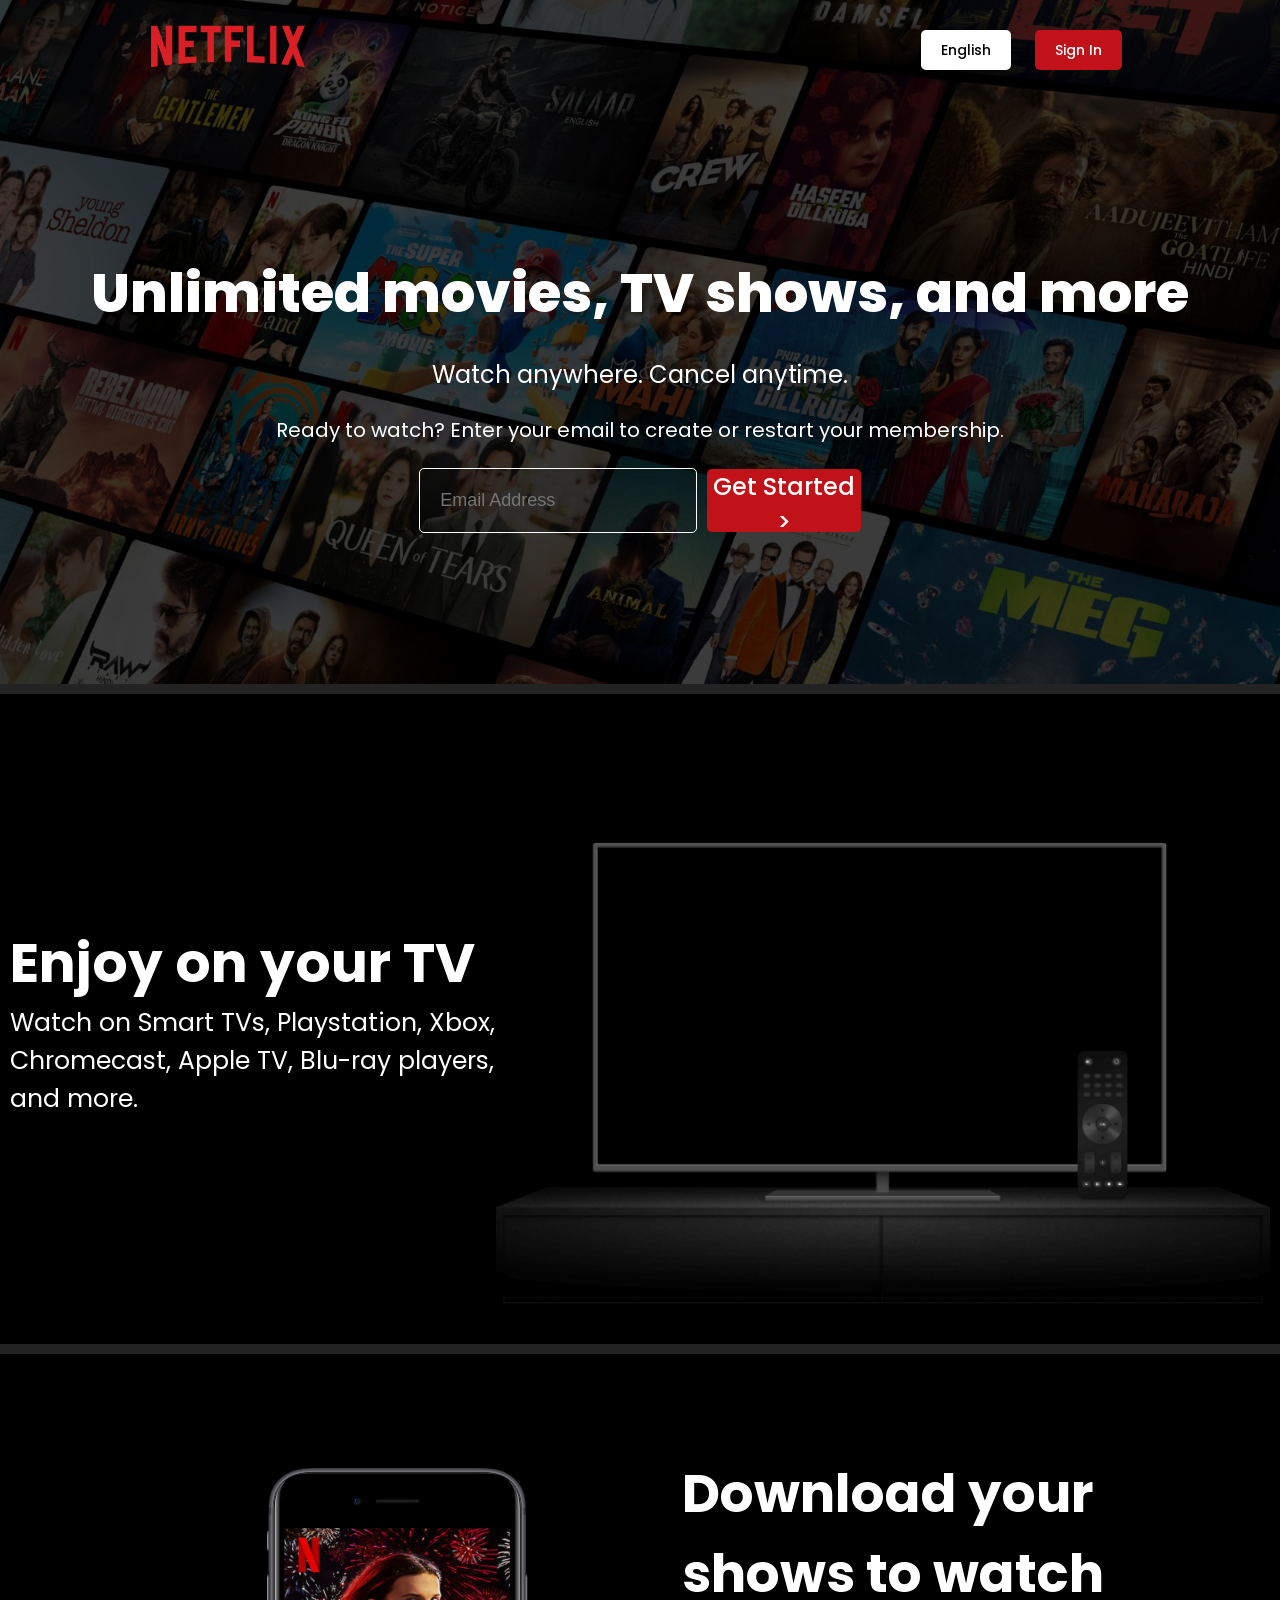
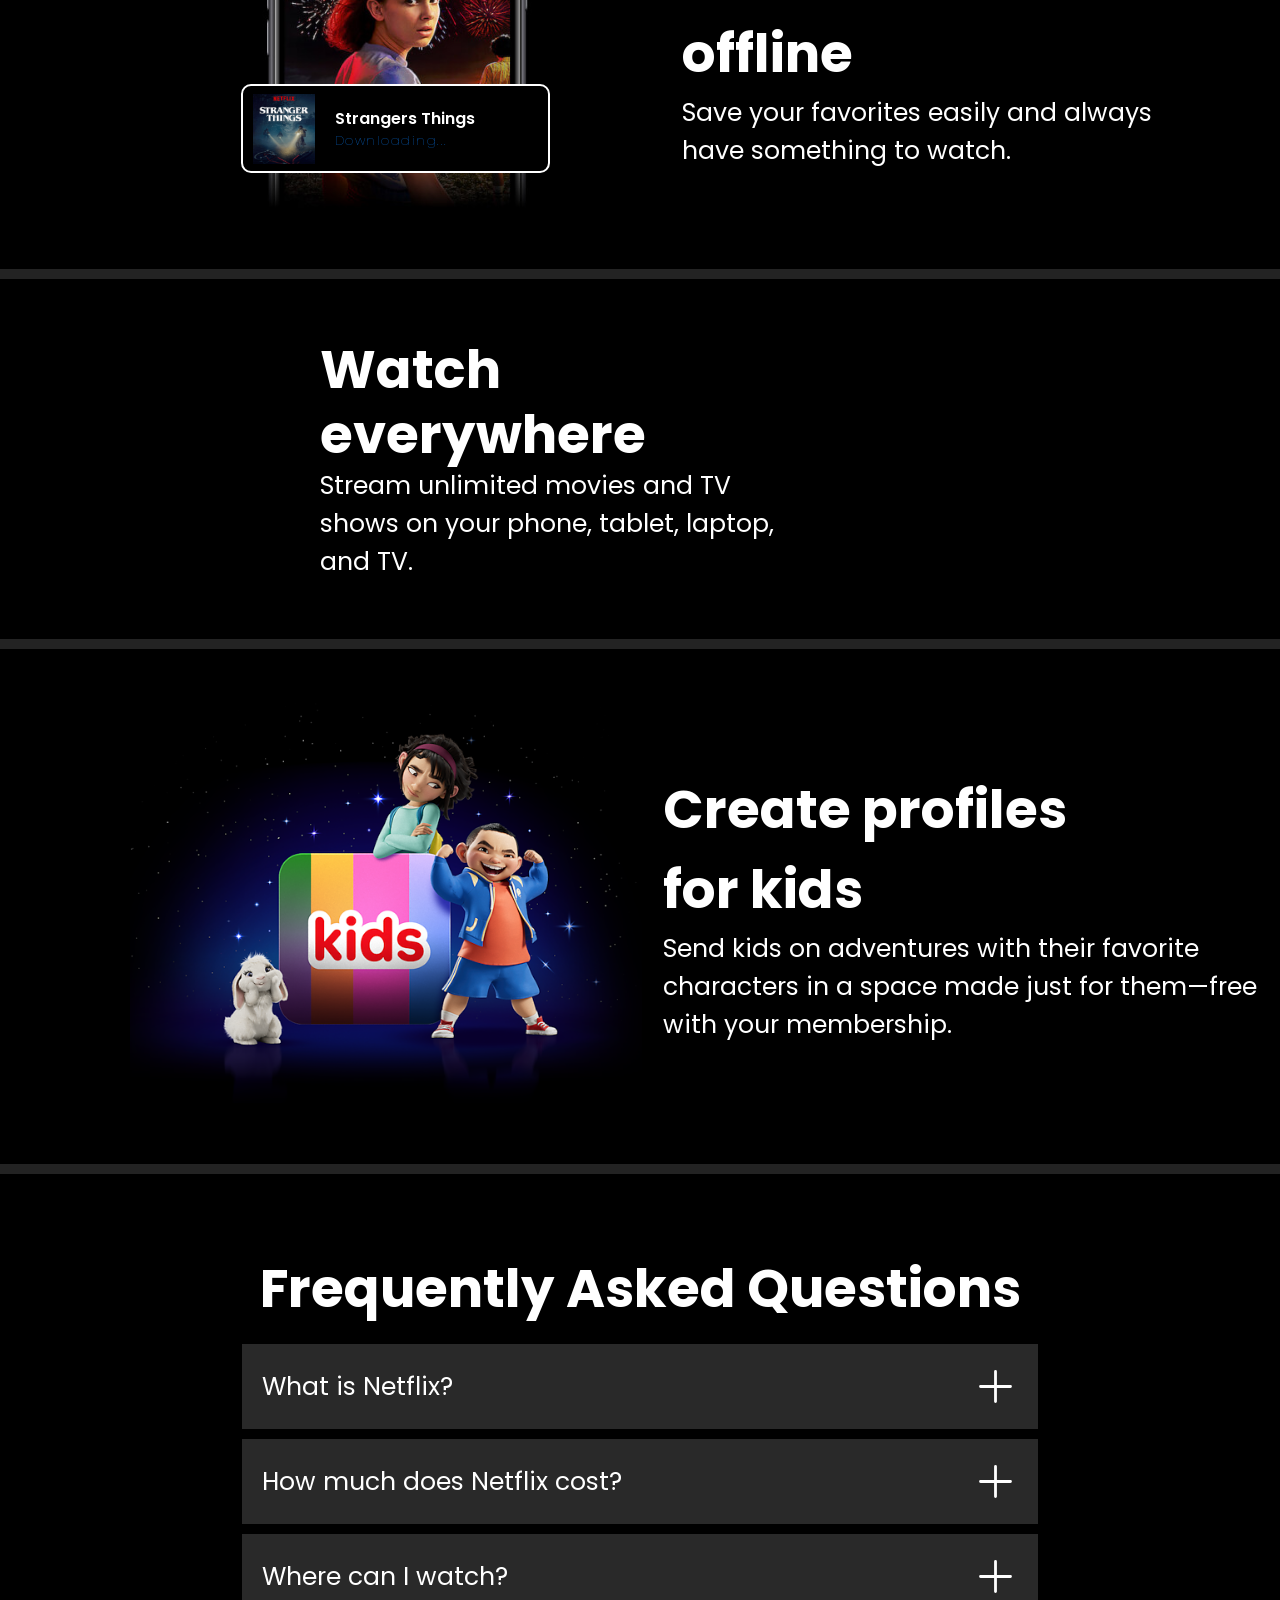
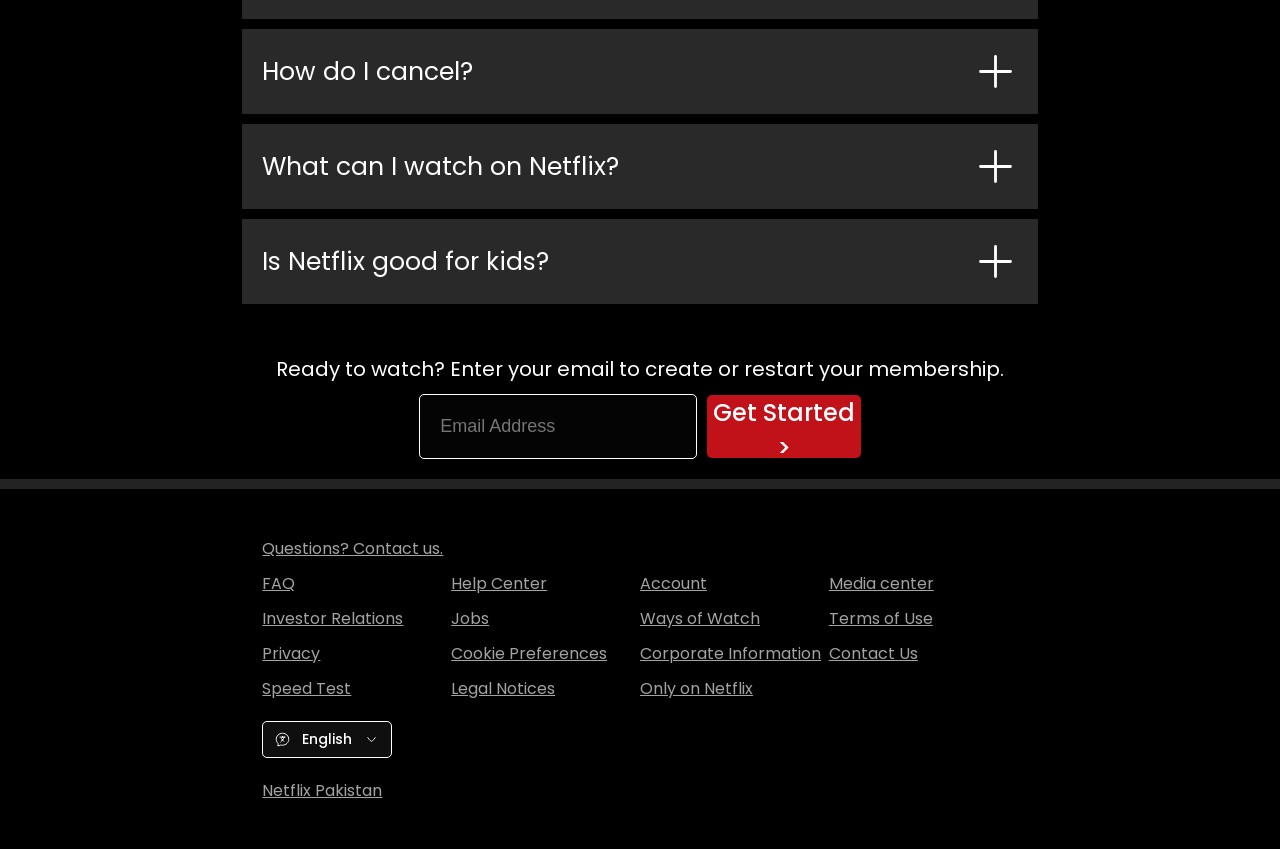
<file: NETFLIX-WEBSITE-CLONE-PROJECT/index.html>
<!DOCTYPE html>
<html lang="en">
<head>
    <meta charset="UTF-8">
    <meta name="viewport" content="width=device-width, initial-scale=1.0">
    <title>Netflix Pakistan - Watch TV Show Online, Watch Movies Online</title>
    <link rel="icon" href="/NETFLIX-WEBSITE-CLONE-PROJECT/MEDIA/png-transparent-logo-netflix-logos-and-brands-icon-thumbnail.png" type="image/icon type">
    <link rel="stylesheet" href="style.css">

</head>
<body>

    <div class="main">
        <nav>
            <span><img class="logo" src="/NETFLIX-WEBSITE-CLONE-PROJECT/Assets/Images/Netflix-Logo.wine.svg" alt=""></span>
            <div class="nav-btn">
                <button>English</button>
                <button>Sign In</button>
            </div>
        </nav>
        <div class="box">
        </div>
        <div class="hero">
            <span class="span1">Unlimited movies, TV shows, and more</span>
            <span class="span2">Watch anywhere. Cancel anytime.</span>
            <span class="span3">Ready to watch? Enter your email to create or restart your membership.</span>
            <div class="Login-request">
                <input type="text" placeholder="Email Address">
                <button>Get Started &gt;</button>
                
            </div>
        </div>
    </div>

    <div class="separation">
    </div>

    <section class="section1">

        <div class="text1">

            <span>Enjoy on your TV</span>
            <span>Watch on Smart TVs, Playstation, Xbox, Chromecast, Apple 
                TV, Blu-ray players, and more.</span>

        </div>

        <div class="img-section-1">

            <img src="/NETFLIX-WEBSITE-CLONE-PROJECT/Assets/Images/tv.png" alt="">
            <div class="animation-video">
                
                <video autoplay playsinline muted loop >
                    <source src="/NETFLIX-WEBSITE-CLONE-PROJECT/Assets/Videos/video-tv-0819.m4v" type="video/mp4">
                </video>

            </div>

        </div>
    </section>
    
    <div class="separation">
    </div>
    
    <section class="section2">

        <div class="img-section-2">
            
            <img src="/NETFLIX-WEBSITE-CLONE-PROJECT/Assets/Images/mobile-0819.jpg" alt="">
            <div class="movie-download-banner">
                
                <img src="/NETFLIX-WEBSITE-CLONE-PROJECT/Assets/Images/boxshot.png" alt="">
                <div class="banner-text">

                    <span>Strangers Things</span>
                    <span>Downloading...</span>

                </div>
                <!-- <button></button> -->
            </div>

        </div>
        <div class="text2">
            <span>Download your shows to watch offline</span>
            <span>Save your favorites easily and always have something to watch.</span>
        </div>
        
    </section>
    
    <div class="separation">
    </div>
    
    <section class="section3">
        <div class="text3">
            <span>Watch everywhere</span>
            <span>Stream unlimited movies and TV shows on your phone, tablet, laptop, and TV.</span>
        </div>
    </section>
    
    <div class="separation">
    </div>

    <section class="section4">

        <div class="img-section-3">
            <img src="/NETFLIX-WEBSITE-CLONE-PROJECT/Assets/Images/AAAABejKYujIIDQciqmGJJ8BtXkYKKTi5jiqexltvN1YmvXYIfX8B9CYwooUSIzOKneblRFthZAFsYLMgKMyNfeHwk16DmEkpIIcb6A3.png" alt="">
        </div>

        <div class="text4">
            <span>Create profiles for kids</span>
            <span>Send kids on adventures with their favorite characters in a space made just for them—free with your membership.</span>
        </div>
    </section>

    <div class="separation">
    </div>

    <section class="FAQ">
        <H2>Frequently Asked Questions</H2>
        <div class="faqbox">
            <span>What is Netflix?</span>
            <svg xmlns="http://www.w3.org/2000/svg" viewBox="0 0 24 24" width="45" height="45" color="#ffffff" fill="none">
                <path d="M12 4V20M20 12H4" stroke="currentColor" stroke-width="1.5" stroke-linecap="round" stroke-linejoin="round" />
            </svg>
        </div>
        <div class="faqbox">
            <span>How much does Netflix cost?</span>
            <svg xmlns="http://www.w3.org/2000/svg" viewBox="0 0 24 24" width="45" height="45" color="#ffffff" fill="none">
                <path d="M12 4V20M20 12H4" stroke="currentColor" stroke-width="1.5" stroke-linecap="round" stroke-linejoin="round" />
            </svg>
        </div>
        <div class="faqbox">
            <span>Where can I watch?</span>
            <svg xmlns="http://www.w3.org/2000/svg" viewBox="0 0 24 24" width="45" height="45" color="#ffffff" fill="none">
                <path d="M12 4V20M20 12H4" stroke="currentColor" stroke-width="1.5" stroke-linecap="round" stroke-linejoin="round" />
            </svg>
        </div>
        <div class="faqbox">
            <span>How do I cancel?</span>
            <svg xmlns="http://www.w3.org/2000/svg" viewBox="0 0 24 24" width="45" height="45" color="#ffffff" fill="none">
                <path d="M12 4V20M20 12H4" stroke="currentColor" stroke-width="1.5" stroke-linecap="round" stroke-linejoin="round" />
            </svg>
        </div>
        <div class="faqbox">
            <span>What can I watch on Netflix?</span>
            <svg xmlns="http://www.w3.org/2000/svg" viewBox="0 0 24 24" width="45" height="45" color="#ffffff" fill="none">
                <path d="M12 4V20M20 12H4" stroke="currentColor" stroke-width="1.5" stroke-linecap="round" stroke-linejoin="round" />
            </svg>
        </div>
        <div class="faqbox">
            <span>Is Netflix good for kids?</span>
            <svg xmlns="http://www.w3.org/2000/svg" viewBox="0 0 24 24" width="45" height="45" color="#ffffff" fill="none">
                <path d="M12 4V20M20 12H4" stroke="currentColor" stroke-width="1.5" stroke-linecap="round" stroke-linejoin="round" />
            </svg>
        </div>
        <h3>Ready to watch? Enter your email to create or restart your membership.</h3>
        <div class="Login-request">
            <input type="text" placeholder="Email Address">
            <button>Get Started &gt;</button>
        </div>
    </section>

    <div class="separation">
    </div>

    <footer>
        <div class="section-1-grid">
            <div class="item item1">Questions? Contact us.</div>
            <div class="item item2">FAQ</div>
            <div class="item item3">Help Center</div>
            <div class="item item4">Account</div>
            <div class="item item5">Media center</div>
            <div class="item item6">Investor Relations</div>
            <div class="item item7">Jobs</div>
            <div class="item item8">Ways of Watch</div>
            <div class="item item9">Terms of Use</div>
            <div class="item item10">Privacy</div>
            <div class="item item11">Cookie Preferences</div>
            <div class="item item12">Corporate Information </div>
            <div class="item item13">Contact Us</div>
            <div class="item item14">Speed Test</div>
            <div class="item item15">Legal Notices</div>
            <div class="item item16">Only on Netflix</div>
        </div>
        <div class="section-2">
            <button><svg xmlns="http://www.w3.org/2000/svg" viewBox="0 0 24 24" width="15" height="15" color="#ffffff" fill="none">
                <path d="M22 11.5667C22 16.8499 17.5222 21.1334 12 21.1334C11.3507 21.1343 10.7032 21.0742 10.0654 20.9545C9.60633 20.8682 9.37678 20.8251 9.21653 20.8496C9.05627 20.8741 8.82918 20.9948 8.37499 21.2364C7.09014 21.9197 5.59195 22.161 4.15111 21.893C4.69874 21.2194 5.07275 20.4112 5.23778 19.5448C5.33778 19.0148 5.09 18.5 4.71889 18.1231C3.03333 16.4115 2 14.1051 2 11.5667C2 6.28357 6.47778 2 12 2C17.5222 2 22 6.28357 22 11.5667Z" stroke="currentColor" stroke-width="1.5" stroke-linejoin="round" />
                <path d="M8 8.24138H12M16 8.24138H14.5714M12 8.24138H14.5714M12 8.24138V7M14.5714 8.24138C14.1025 9.93905 13.1207 11.5439 12 12.9542M9.14286 16C10.0488 15.1565 11.072 14.122 12 12.9542M12 12.9542C11.4286 12.2759 10.6286 11.1784 10.4 10.6818M12 12.9542L13.7143 14.7586" stroke="currentColor" stroke-width="1.5" stroke-linecap="round" stroke-linejoin="round" />
                </svg>
                    <p>English</p>
                    <svg xmlns="http://www.w3.org/2000/svg" viewBox="0 0 24 24" width="15" height="15" color="#ffffff" fill="none">
                <path d="M18 9.00005C18 9.00005 13.5811 15 12 15C10.4188 15 6 9 6 9" stroke="currentColor" stroke-width="1.5" stroke-linecap="round" stroke-linejoin="round" />
            </svg></button>
            <span>Netflix Pakistan</span>
        </div>
    </footer>
</body>
</html>
</file>
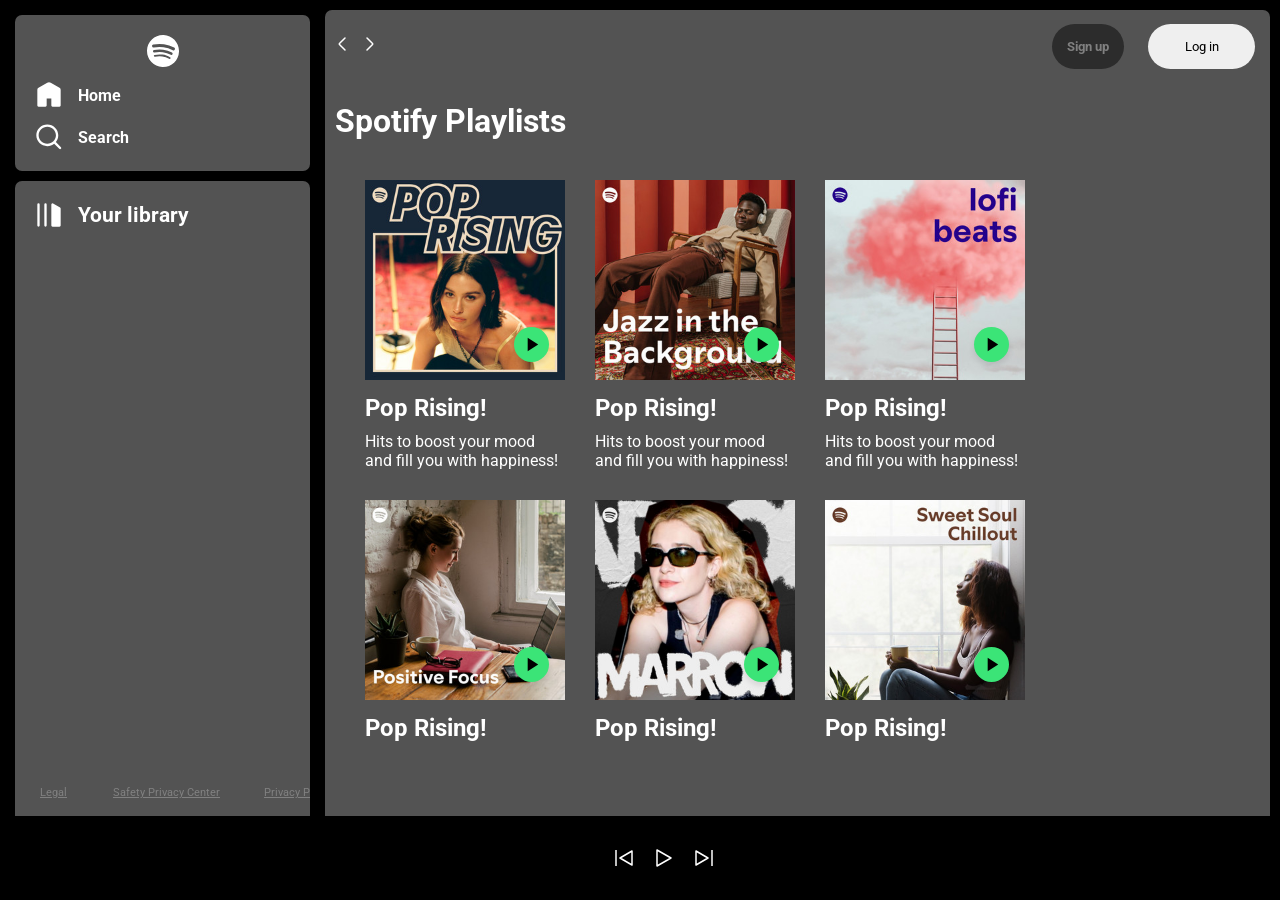
<file: Spotify-Clone/index.html>
<!DOCTYPE html>
<html lang="en">
<head>
    <meta charset="UTF-8">
    <meta name="viewport" content="width=device-width, initial-scale=1.0">
    <link rel="stylesheet" href="style.css">
    <link rel="stylesheet" href="utility.css">

    <title>Spotify - Web Player: Music for everyone</title>
</head>
<body>
    <div class="container flex bg-black">
        <div class="left-section bg-black">
            
            <div class="home bg-grey rounded m-1 p-1">
                <div class="logo flex justify"><img class="invert" src="logo.svg" alt=""></div>
                <ul>
                    <li class="flex items-content"><img class="invert" src="home.svg" alt="home">Home</li>
                    <li class="flex items-content"><img class="invert" src="search.svg" alt="">Search</li>
                </ul>
            </div>      

            <div class="library bg-grey rounded m-1 p-1">
                <div class="heading">
                    <img class="invert" src="library.svg" alt=""> 
                    <H2>Your library</H2>
                    
                </div>
                <div class="songlist">
                    <ul>

                        <!-- <li>
                            <img class="" src="Images/ab67706f00000002472120b92edea982b5feb264.jpeg" alt="" srcset="">
                            <div class="info">
                                <div class="songname f-16">Song Name</div>
                                <div class="artistname f-14">Danial</div>
                            </div>
                            <div class="playnow">
                                <img class="" src="play.svg" alt="" srcset="">
                            </div>
                        </li> -->
                    </ul>
                </div>
            
                <div class="footer">
                    <div>
                        <a href="https://www.spotify.com/pk-en/legal/" id="">
                            <span>Legal</span>
                        </a>
                    </div>
                    <div>
                        <a href="https://www.spotify.com/pk-en/safetyandprivacy/" id="">
                            <span>Safety Privacy Center</span>
                        </a>
                    </div>
                    <div>
                        <a href="https://www.spotify.com/pk-en/legal/privacy-policy/" id="">
                            <span>Privacy Policy</span>
                        </a>
                    </div>
                    <div>
                        <a href="https://www.spotify.com/pk-en/legal/cookies-policy/" id="">
                            <span>Cookies</span>
                        </a>
                    </div>
                    <div>
                        <a href="https://www.spotify.com/pk-en/legal/privacy-policy/#s3" id="">
                            <span>About Ads</span>
                        </a>
                    </div>
                    <div>
                        <a href="https://www.spotify.com/pk-en/accessibility/" id="">
                            <span>Accessibility</span>
                        </a>
                    </div>
                
                </div>
            </div>    

            
            
        </div>
        <div class="right-section rounded bg-grey">
            <div class="header rounded bg-grey-2">
                <div class="nav">
                    <svg width="24" height="24" viewBox="0 0 24 24" fill="none" xmlns="http://www.w3.org/2000/svg">
                        <path
                            d="M15 6L9.70711 11.2929C9.37377 11.6262 9.20711 11.7929 9.20711 12C9.20711 12.2071 9.37377 12.3738 9.70711 12.7071L15 18"
                            stroke="#ffffff" stroke-width="1.5" stroke-linecap="round" stroke-linejoin="round" />
                    </svg>
                    <svg width="24" height="24" viewBox="0 0 24 24" fill="none" xmlns="http://www.w3.org/2000/svg">
                        <path
                            d="M9 18L14.2929 12.7071C14.6262 12.3738 14.7929 12.2071 14.7929 12C14.7929 11.7929 14.6262 11.6262 14.2929 11.2929L9 6"
                            stroke="#ffffff" stroke-width="1.5" stroke-linecap="round" stroke-linejoin="round" />
                    </svg>
                </div>
                <div class="buttons">
                    <button class="signupbtn f-16">Sign up</button>
                    <button class="loginbtn bg-white f-16">Log in</button>
                </div>
            </div>

            <div class="spotifyPlaylist">
                <h1>Spotify Playlists</h1>
                <div class="cardContainer">
                    <div class="card rounded bg-grey-2">
                        <div class="play">
                            <svg xmlns="http://www.w3.org/2000/svg" viewBox="0 0 24 24" fill="white" width="23px" height="23px">
                                <path d="M8 5v14l11-7z"/>
                            </svg>
                        </div>
                        <img src="Images/ab67706f00000002fe79f261e5469376be16e12a.jpeg" alt="">
                        <h2>Pop Rising!</h2>
                        <p>Hits to boost your mood and fill you with happiness!</p>
                    </div>
                    
                    <div class="card rounded bg-grey-2">
                        <div class="play">
                            <svg xmlns="http://www.w3.org/2000/svg" viewBox="0 0 24 24" fill="white" width="23px" height="23px">
                                <path d="M8 5v14l11-7z"/>
                            </svg>
                        </div>
                        <img src="Images/ab67706f00000002472120b92edea982b5feb264.jpeg" alt="">
                        <h2>Pop Rising!</h2>
                        <p>Hits to boost your mood and fill you with happiness!</p>
                    </div>
                    
                    <div class="card rounded bg-grey-2">
                        <div class="play">
                            <svg xmlns="http://www.w3.org/2000/svg" viewBox="0 0 24 24" fill="white" width="23px" height="23px">
                                <path d="M8 5v14l11-7z"/>
                            </svg>
                        </div>
                        <img src="Images/ab67706f0000000255be59b7be2929112e7ac927.jpeg" alt="">
                        <h2>Pop Rising!</h2>
                        <p>Hits to boost your mood and fill you with happiness!</p>
                    </div>
                    
                    <div class="card rounded bg-grey-2">
                        <div class="play">
                            <svg xmlns="http://www.w3.org/2000/svg" viewBox="0 0 24 24" fill="white" width="23px" height="23px">
                                <path d="M8 5v14l11-7z"/>
                            </svg>
                        </div>
                        <img src="Images/ab67706f000000028b94921d98021a701f6677cf.jpeg" alt="">
                        <h2>Pop Rising!</h2>
                        <p>Hits to boost your mood and fill you with happiness!</p>
                    </div>
                    
                    <div class="card rounded bg-grey-2">
                        <div class="play">
                            <svg xmlns="http://www.w3.org/2000/svg" viewBox="0 0 24 24" fill="white" width="23px" height="23px">
                                <path d="M8 5v14l11-7z"/>
                            </svg>
                        </div>
                        <img src="Images/ab67706f00000002afc903a8a29514bdd8db39ce.jpeg" alt="">
                        <h2>Pop Rising!</h2>
                        <p>Hits to boost your mood and fill you with happiness!</p>
                    </div>
                    
                    <div class="card rounded bg-grey-2">
                        <div class="play">
                            <svg xmlns="http://www.w3.org/2000/svg" viewBox="0 0 24 24" fill="white" width="23px" height="23px">
                                <path d="M8 5v14l11-7z"/>
                            </svg>
                        </div>
                        <img src="Images/ab67706f000000028d325cf541938c4046f62c9e.jpeg" alt="">
                        <h2>Pop Rising!</h2>
                        <p>Hits to boost your mood and fill you with happiness!</p>
                    </div>
                    <div class="card rounded bg-grey-2">
                        <div class="play">
                            <svg xmlns="http://www.w3.org/2000/svg" viewBox="0 0 24 24" fill="white" width="23px" height="23px">
                                <path d="M8 5v14l11-7z"/>
                            </svg>
                        </div>
                        <img src="Images/ab67706f000000028d325cf541938c4046f62c9e.jpeg" alt="">
                        <h2>Pop Rising!</h2>
                        <p>Hits to boost your mood and fill you with happiness!</p>
                    </div>
                    <div class="card rounded bg-grey-2">
                        <div class="play">
                            <svg xmlns="http://www.w3.org/2000/svg" viewBox="0 0 24 24" fill="white" width="23px" height="23px">
                                <path d="M8 5v14l11-7z"/>
                            </svg>
                        </div>
                        <img src="Images/ab67706f000000028d325cf541938c4046f62c9e.jpeg" alt="">
                        <h2>Pop Rising!</h2>
                        <p>Hits to boost your mood and fill you with happiness!</p>
                    </div>
                    <div class="card rounded bg-grey-2">
                        <div class="play">
                            <svg xmlns="http://www.w3.org/2000/svg" viewBox="0 0 24 24" fill="white" width="23px" height="23px">
                                <path d="M8 5v14l11-7z"/>
                            </svg>
                        </div>
                        <img src="Images/ab67706f000000028d325cf541938c4046f62c9e.jpeg" alt="">
                        <h2>Pop Rising!</h2>
                        <p>Hits to boost your mood and fill you with happiness!</p>
                    </div>
                    <div class="card rounded bg-grey-2">
                        <div class="play">
                            <svg xmlns="http://www.w3.org/2000/svg" viewBox="0 0 24 24" fill="white" width="23px" height="23px">
                                <path d="M8 5v14l11-7z"/>
                            </svg>
                        </div>
                        <img src="Images/ab67706f000000028d325cf541938c4046f62c9e.jpeg" alt="">
                        <h2>Pop Rising!</h2>
                        <p>Hits to boost your mood and fill you with happiness!</p>
                    </div>
                    
                </div>

                
            </div>

        </div>
        <div class="playbar bg-black">
            <div class="songbuttons justify">
                <img src="prevsong.svg" alt="" srcset="">
                <img src="play.svg" alt="" srcset="">
                <img src="nextsong.svg" alt="" srcset="">
            </div>
        </div>
    </div>

    <script src="script.js"></script>
</body>
</html>
</file>
<file: NETFLIX-WEBSITE-CLONE-PROJECT/style.css>
@import url('https://fonts.googleapis.com/css2?family=Hind:wght@300;400;500;600;700&family=Martel+Sans:wght@200;300;400;600;700;800;900&family=Roboto:ital,wght@0,100;0,300;0,400;0,500;0,700;0,900;1,100;1,300;1,400;1,500;1,700;1,900&display=swap');
@import url('https://fonts.googleapis.com/css2?family=Hind:wght@300;400;500;600;700&family=Martel+Sans:wght@200;300;400;600;700;800;900&family=Poppins:ital,wght@0,100;0,200;0,300;0,400;0,500;0,600;0,700;0,800;0,900;1,100;1,200;1,300;1,400;1,500;1,600;1,700;1,800;1,900&family=Roboto:ital,wght@0,100;0,300;0,400;0,500;0,700;0,900;1,100;1,300;1,400;1,500;1,700;1,900&display=swap');

* {
    margin: 0;
    padding: 0;
    font-family: 'Poppins', sans-serif;
}

body{
    background-color: black;
}

.main {
    background-image: url(/NETFLIX-WEBSITE-CLONE-PROJECT/Assets/Images/Backgorund.jpg);
    background-position: center center;
    background-size: max(1545px, 100vw);
    background-repeat: no-repeat;
    height: 76vh;
    position: relative;
    margin-top: 0px;
}

.main .box {
    height: 76vh;
    width: 100%;
    background-color: black;
    opacity: 0.69;

    position: absolute;
    top: 0;
}

nav {
    width: 80vw;
    margin: auto;
    justify-content: space-between;
    display: flex;
    align-items: center;
    position: relative;
    z-index: 10;
    height: 100px;
}

.nav-btn {
    padding-right: 20px;
}

.nav-btn button {
    margin: 0px 10px;
}

nav div button:first-child{
    background-color: white;
    color: black;
    border: none;
    border-radius: 5px;

    font-size: 14px;
    font-weight: 500;
    line-height: 14px;
    
    padding: 13px 20px;
}

nav div button:last-child {
    background-color: #C11119;
    color: white;
    border: none;
    border-radius: 5px;

    font-size: 14px;
    font-weight: 500;
    line-height: 14px;
    

    padding: 13px 20px;

}

nav .logo {
    width: 200px;


}


.hero {
    height: calc(100% - 100px);
    align-items: center;
    justify-content: center;
    text-align: center;

    display: flex;
    flex-direction: column;

    color: white;
    position: relative;
    /* z-index: 10 ; */

    font-family: "Martel Sans", sans-serif;
    vertical-align: baseline;
    gap: 23px;
    padding: 0px 23px 0px 23px;
    

}

.hero .span1 {
    font-size: 55px;
    font-weight: 800;
    font-style: normal;
}

.hero .span2 {
    font-size: 24px;
    font-weight: 400;
    font-style: normal;
}

.hero .span3 {
    font-size: 20px;
    font-weight: 400;
    line-height: 30px;
    font-style: normal;
}

.Login-request{
    position: relative;
    display: flex;
    gap: 10px;
    align-items: center;
    justify-content: center;

}
.Login-request input{
    background-color: rgba(23, 23, 23, 0.2);
    color: rgba(255, 255, 255);
    border: 1px solid rgb(255, 255, 255);
    border-radius: 5px;

    font-size: 18px;
    font-family: 'Segoe UI', Tahoma, Geneva, Verdana, sans-serif;
    font-weight: 400;
    line-height: 24px;

    padding-left: 20px;
    text-align: left;    

    height: 7vh;
    width: 20vw;
}

.Login-request button{
    background-color: #C11119;
    color: white;
    border: none;
    border-radius: 5px;

    font-family: "Poppins", sans-serif;
    font-size: 24px;
    font-weight: 500;

    height: 7vh;
    width: 12vw;
}

.separation{
    background-color: #232323;
    height: 10px;
}

.section1{
    display: flex;
    flex-direction: row;
    justify-content: center;
    align-items: center;
    height: 70vh;
    padding: 10px 10px;

}

.text1{
    color: white;
    display: flex;
    flex-direction: column;
    text-align: left;

    width: 38vw;
}

.text1 span:first-child{
    font-size: 55px;
    font-weight: 700;
    font-style: normal;
}

.text1 span:last-child{
    font-size: 25px;
    font-weight: 400;
    font-style: normal;
}

.img-section-1{
    height: 584px;
    width: 774px;
    position: relative;
}

.img-section-1 img{
    width: 774px;
    height: 580px;
    
}

.animation-video{
    position: absolute;
    top: 121px; 
    left: 102px;   
}

.animation-video video{
    height: 316px;
}


.section2{
    color: white;
    display: flex;
    flex-direction: row;
    justify-content: center;
    align-items: center;
    height: 55vh;
    padding: 10px 10px;
}

.img-section-2{
    position: relative;
}
.img-section-2 img{
    width: 570px;
    height: 400px;
}

.movie-download-banner{
    display: flex;
    flex-direction: row;
    background-color: black;
    border: 2px solid white;
    border-radius: 10px;
    height: 65px;
    width: 285px;
    position: absolute;
    left: 129px;
    top: 276px;
    padding: 10px;
    align-items: center;


}

.movie-download-banner img{
    height: 70px;
    width: 62px;
}

.banner-text{
    display: flex;
    flex-direction: column;
    margin: 0px 20px 0px 20px;

}

.banner-text span:first-child{
    font-size: medium;
    font-weight: 600;
    width: 157px;
}
.banner-text span:last-child{
    font-size:small;
    color: #0a80ff;
    font-weight: 100;
    letter-spacing: 1.5px;
}

.text2{
    display: flex;
    flex-direction: column;
    text-align: left;

    width: 38vw;
}

.text2 span:first-child{
    font-size: 53px;
    font-weight: 700;
    font-style: normal;

}

.text2 span:last-child{
    font-size: 25px;
    font-weight: 400;
    font-style: normal;
}

.section3{
    height: 40vh;
    color: white;
    align-content: center;
}

.text3{
    width: 50vw;
    margin: auto;

    display: flex;
    flex-direction: column;
}

.text3 span:first-child{
    font-size: 53px;
    font-weight: 700;
    font-style: normal;
    width: 516px;
    line-height: 65px;
}

.text3 span:last-child{
    font-size: 25px;
    font-weight: 400;
    font-style: normal;
    width: 459px;
}


.section4{
    color: white;
    display: flex;
    flex-direction: row;
    justify-content: center;
    align-items: center;
    height: 55vh;
    padding: 10px 10px;
}

.img-section-3{

}

.img-section-3 img{
    height: 400px;
}

.text4{
    display: flex;
    flex-direction: column;
    text-align: left;

    width: 38vw;
}

.text4 span:first-child{
    font-size: 53px;
    font-weight: 700;
    font-style: normal;
}

.text4 span:last-child{
    font-size: 25px;
    font-weight: 400;
    font-style: normal;
    width: 649px;
}

.FAQ{
    height: 90vh;
    color: #ffffff;
    text-align: center;
    align-items: center;
    padding-bottom: 20px;
}

.faqbox{
    display: flex;
    background-color: rgb(41, 41, 41);
    padding: 20px;
    width: 59vw;
    margin: 10px auto;
    justify-content: space-between;
    align-items: center;
    
}

.FAQ H2{
    font-size: 53px;
    font-weight: 700;
    font-style: normal;

    margin-top: 75px;
    margin-bottom: 15px;
}

.faqbox span{
    font-size: 25px;
    font-weight: 400;
    font-style: normal;
}

.FAQ h3{
    font-size: 20px;
    font-weight: 400;
    font-style: normal;

    margin-top: 50px;
    margin-bottom: 10px;
}

footer{
    color: rgb(163, 163, 163);
    width: 59vw;
    height: 40vh;
    margin: auto;
    align-content: center;
}

footer .section-1-grid{
    display: grid;
    grid-template-columns: 14.75vw 14.75vw 14.75vw 14.75vw;
    grid-template-rows: 35px 35px 35px 35px;
    justify-content: center;
}

.section-1-grid .item, footer .section-2 span{
    /* border: 2px solid white; */
    text-decoration: underline;
    font-size: 16px;
}

footer .section-2 button{
    background-color: #0F0F0F;
    /* opacity: 0.5; */
    color: white;
    border: 1px solid white;
    border-radius: 5px;

    font-size: 14px;
    font-weight: 500;
    line-height: 14px;
    justify-content: space-evenly;
    align-content: center;
    
    padding: 10px 0px;
    margin: 20px 0px;
    width: 130px;

    display: flex;
    flex-direction: row;
}

.section-1-grid .item1{
    grid-column: 1/5;
}

footer .section-2{
    display: flex;
    flex-direction: column;
}
</file>
<file: Spotify-Clone/style.css>
@import url('https://fonts.googleapis.com/css2?family=Roboto:ital,wght@0,100;0,300;0,400;0,500;0,700;0,900;1,100;1,300;1,400;1,500;1,700;1,900&display=swap');

body {
    background-color: black;
    color: white;
}

* {
    margin: 0;
    padding: 0;
    font-family: Roboto, sans-serif;
}

.container{
    position: relative;


}

.left-section {
    width: 25vw;
    padding: 5px;
}



.home ul li {
    width: 28px;
    gap: 15px;
    list-style: none;
    padding-top: 14px;
    font-weight: bold;
}

.heading{
    display: flex;
    gap: 15px;
    width: 100%;
    /* padding-top: 14px; */
    padding: 0px 0px 23px 0px;
    font-weight: bold;
    align-items: center;
    font-size: 14px;
}

.heading img{
    width: 28px;
}

.library{
    min-height: 70.7vh;
    position: relative;
    margin-top: 4px;
    overflow-y: scroll;
}

.footer{
    display: grid;
    grid-template-rows: 20px 20px;
    grid-template-columns: 62px 140px 79px 40px;
    font-size: 11px;
    font-weight:400;
    gap: 11px;
    position: absolute;
    bottom: 0;
    padding: 20px 0px;

}

.footer a{
    color: grey;

}

.footer div{
    margin : 0px 5px;

}

.right-section {
    width: 75vw;
    margin: 10px 10px 0px 0px;
    border-radius: 7px;
    height: 91vh;
}


.header{
    display: flex;
    justify-content: space-between;
    align-items: center;
    height: 72px;
    /* background-color: rgb(61, 60, 60); */
}

.header > *{
    padding: 5px;
}

.buttons > *{
    margin: 0px 10px;
}
.signupbtn{
    padding: 15px;
    font-weight:700;
    border-radius: 50px;
    border: none;
    outline: none;
    cursor: pointer;
    background-color: #2c2c2c;
    color: grey;
}

.signupbtn:hover{
    font-size: 1.03rem;
    color:white;
}

.loginbtn{
    width: 107px;
    padding: 15px 0px;
    border: none;
    border-radius: 50px;
    cursor: pointer;
    color: black;
}

.loginbtn:hover{
    font-weight: bold;
    font-size: 17px;

}

.spotifyPlaylist{
    padding: 10px;
}

.spotifyPlaylist h1{
    padding: 10px 0px;
}

.cardContainer{
    display: flex;
    gap: 10px;
    flex-wrap: wrap;
    margin: 20px;
    max-height: 64vh;
    overflow-y: scroll;
}

.card{
    position:relative;
    width: 200px;
    padding: 10px;

}

.card img{
    width: 100%;
    object-fit: contain;
}

.card h2,p{
    padding-top: 10px;
}

.play {
    position: absolute;
    right: 26px;
    top: 157px;
    background-color: #3BE477;
    border-radius: 50%;
    width: 35px;
    height: 35px;
    display: flex;
    justify-content: center;
    align-items: center;
    box-shadow: 0px 4px 6px rgba(0, 0, 0, 0.1);
    cursor: pointer;
    opacity: 1;
    transition: all 1s ease-out;
}

.play svg {
    fill: black;
}

.play:hover {
    background-color: darkgreen;
}



/* PLAYBAR */
.playbar{
    position: fixed;
    bottom: 0;
    width: 99%;
    padding: 30px;
    outline: none;
    border: none;
}

.songbuttons{
    display: flex;
    gap: 16px;
}

.songlist{
    overflow-y: scroll;
}
.songlist ul{
    padding: 0px 0px;
    /* width: 30px; */
}

.songlist ul li{
    display: flex;
    gap: 20px;
    list-style-type: decimal;
    cursor: pointer;
    padding: 7px 7px;
    background-color: #2c2c2c;
    align-items: center;
    margin: 5px 0px;
    border-radius: 7px;
    position: relative;


}

.songlist ul li img:first-child{
    width: 50px;
    height: 50px;

}


.songlist ul li img:last-child {
    width: 30px;
    height: 30px;
    /* padding-left: 190px; */
    filter: invert(0);
    position: absolute;
    right: 9px;
    top: 17px;
}
</file>
<file: Spotify-Clone/utility.css>
.border{
    border: 1px solid red;
    /* margin: 2px;  */
}

.flex{
    display: flex;
}

.justify{
    justify-content: center;
}

.items-content{
    align-items: center;
}

.bg-black{
    background-color: black;
    color: white;
}

.invert{
    filter: invert(1);
}

.bg-grey{
    background-color: #535353;

}

.rounded{
    border-radius: 7px;
}

.m-1{
    margin: 10px;
}

.p-1{
    padding: 20px;
}
</file>
